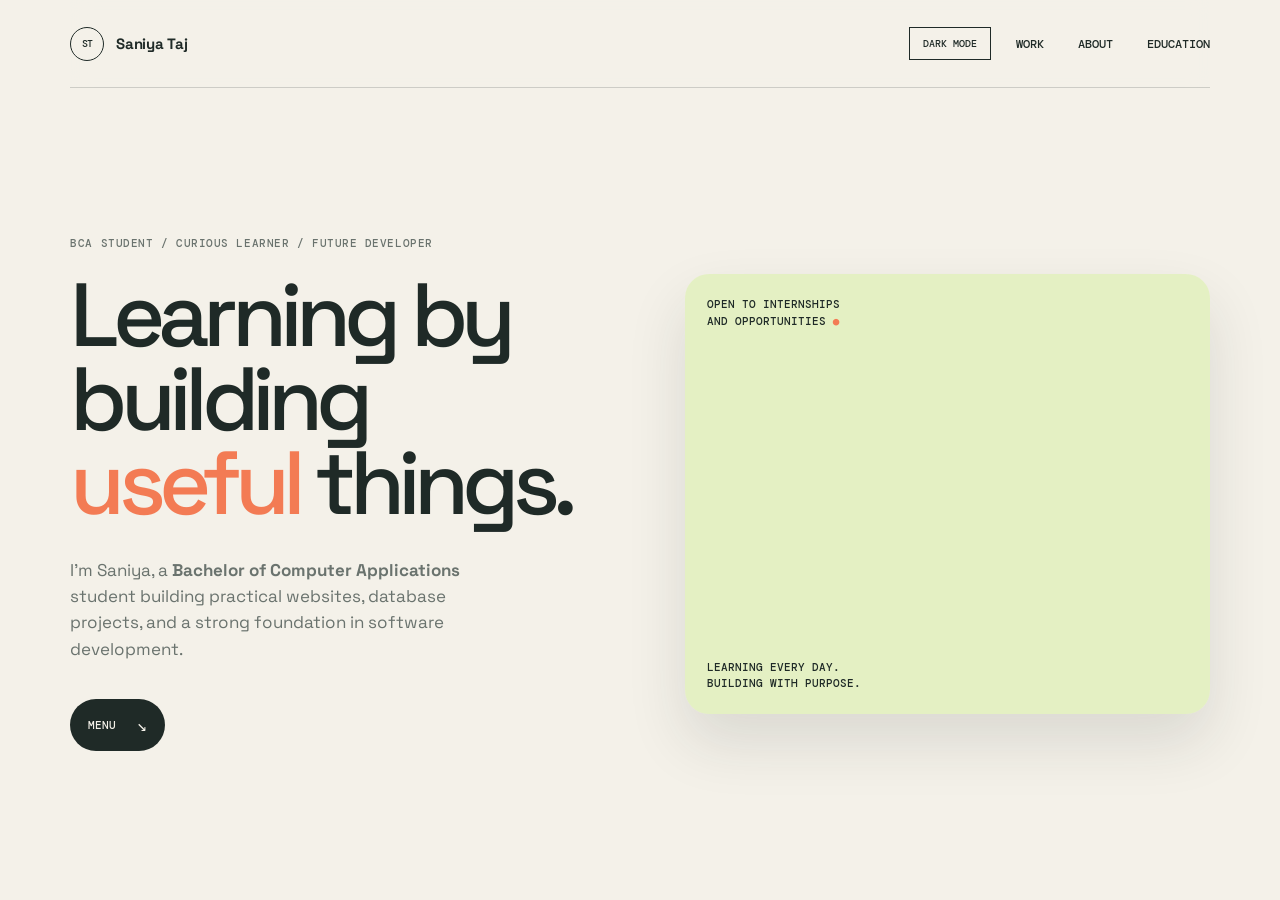
<file: index.html>
<!DOCTYPE html>
<html lang="en">
<head>
  <meta charset="UTF-8" />
  <meta name="viewport" content="width=device-width, initial-scale=1.0" />
  <meta name="description" content="Saniya Taj is a BCA student learning by building practical web applications and data projects." />
  <title>Saniya Taj | BCA Student Portfolio</title>
  <link rel="preconnect" href="https://fonts.googleapis.com" />
  <link rel="preconnect" href="https://fonts.gstatic.com" crossorigin />
  <link href="https://fonts.googleapis.com/css2?family=DM+Mono:wght@400;500&family=Space+Grotesk:wght@400;500;600;700&display=swap" rel="stylesheet" />
  <link rel="stylesheet" href="styles.css" />
</head>
<body class="home-page">
  <div class="site-shell">
    <header class="site-header">
      <a class="brand" href="#top" aria-label="Saniya Taj home"><span>ST</span><strong>Saniya Taj</strong></a>
      <button class="theme-toggle" type="button" aria-label="Switch to dark mode" aria-pressed="false">Dark mode</button>
      <nav id="site-nav" class="site-nav" aria-label="Primary navigation">
        <a href="work.html">Work</a>
        <a href="about.html">About</a>
        <a href="education.html">Education</a>
      </nav>
    </header>

    <main id="top">
      <section class="hero section-grid" aria-labelledby="hero-title">
        <div class="hero-copy">
          <p class="eyebrow">BCA student / curious learner / future developer</p>
          <h1 id="hero-title">Learning by building <em>useful</em> things.</h1>
          <p class="hero-text">I’m Saniya, a <strong>Bachelor of Computer Applications</strong> student building practical websites, database projects, and a strong foundation in software development.</p>
          <div class="hero-actions">
            <button class="button button-primary menu-toggle" type="button" aria-expanded="false" aria-controls="site-nav">Menu <span>↘</span></button>
          </div>
        </div>
        <div class="hero-visual" aria-label="Abstract image of a creative workspace" role="img">
          <div class="visual-label">Open to internships<br />and opportunities <span>●</span></div>
          <div class="visual-caption">Learning every day.<br />Building with purpose.</div>
        </div>
      </section>

    </main>

    <footer class="site-footer"><span>© 2026 Saniya Taj</span><span>Made with intent.</span><a href="#top">Back to top ↑</a></footer>
  </div>
  <script src="script.js?v=3"></script>
</body>
</html>
</file>
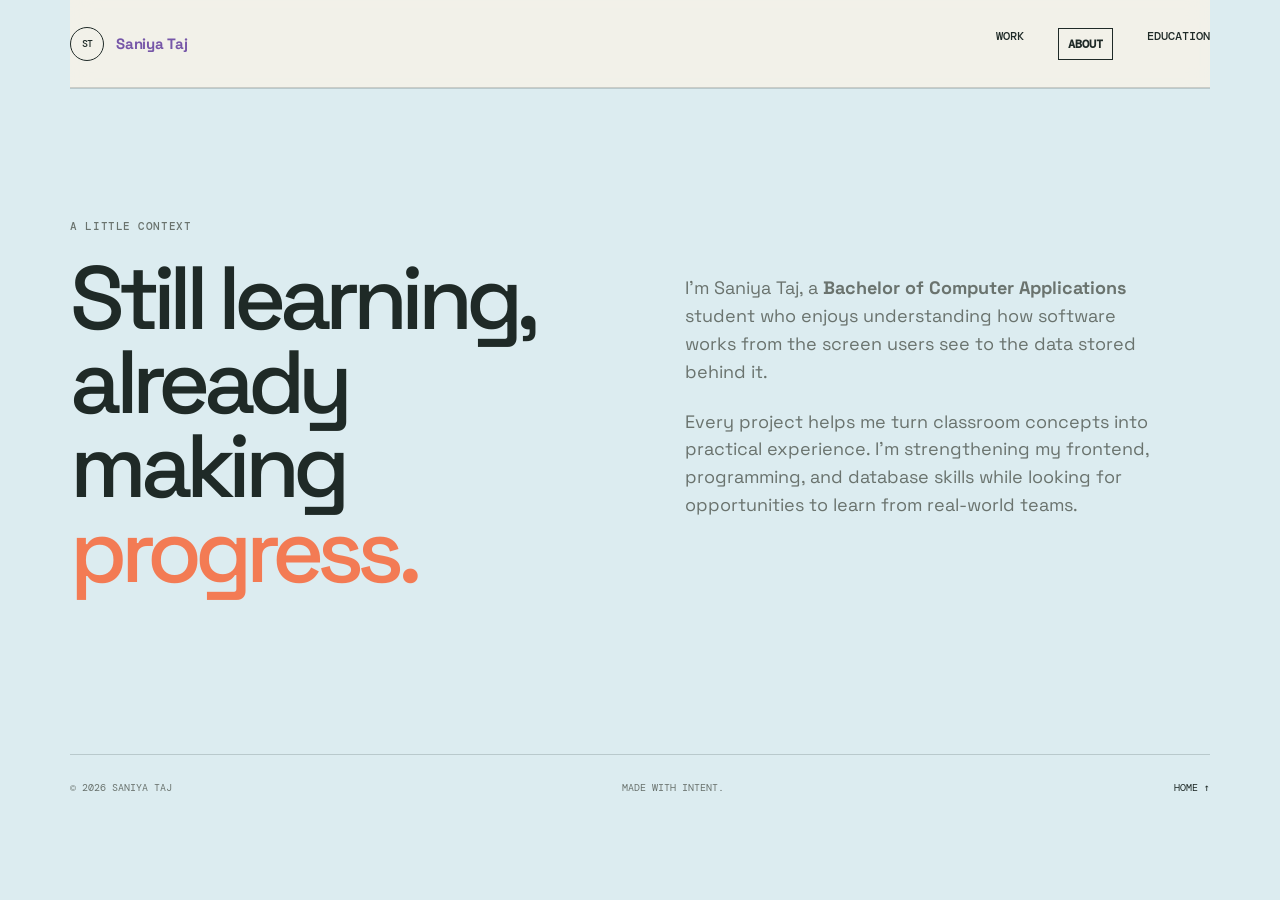
<file: about.html>
<!DOCTYPE html>
<html lang="en">
<head>
  <meta charset="UTF-8" />
  <meta name="viewport" content="width=device-width, initial-scale=1.0" />
  <meta name="description" content="Learn more about Saniya Taj, a BCA student and future developer." />
  <title>About | Saniya Taj</title>
  <link rel="preconnect" href="https://fonts.googleapis.com" /><link rel="preconnect" href="https://fonts.gstatic.com" crossorigin /><link href="https://fonts.googleapis.com/css2?family=DM+Mono:wght@400;500&family=Space+Grotesk:wght@400;500;600;700&display=swap" rel="stylesheet" /><link rel="stylesheet" href="styles.css" />
</head>
<body class="about-page"><div class="site-shell"><header class="site-header"><a class="brand" href="index.html" aria-label="Saniya Taj home"><span>ST</span><strong>Saniya Taj</strong></a><button class="menu-toggle" type="button" aria-expanded="false" aria-controls="site-nav">Menu</button><nav id="site-nav" class="site-nav" aria-label="Primary navigation"><a href="work.html">Work</a><a href="about.html">About</a><a href="education.html">Education</a></nav></header><main><section class="about-section page-section section-grid" aria-labelledby="about-title"><div class="section-heading"><p class="eyebrow">A little context</p><h1 id="about-title">Still learning,<br />already making <em>progress.</em></h1></div><div class="about-copy"><p>I’m Saniya, a Bachelor of Computer Applications student who enjoys understanding how software works from the screen users see to the data stored behind it.</p><p>Every project helps me turn classroom concepts into practical experience. I’m strengthening my frontend, programming, and database skills while looking for opportunities to learn from real-world teams.</p><a class="text-link" href="mailto:saniyatajgulzar181@gmail.com">Let’s connect <span>↗</span></a></div></section></main><footer class="site-footer"><span>© 2026 Saniya Taj</span><span>Made with intent.</span><a href="index.html">Home ↑</a></footer></div><script src="script.js"></script></body>
</html>
</file>
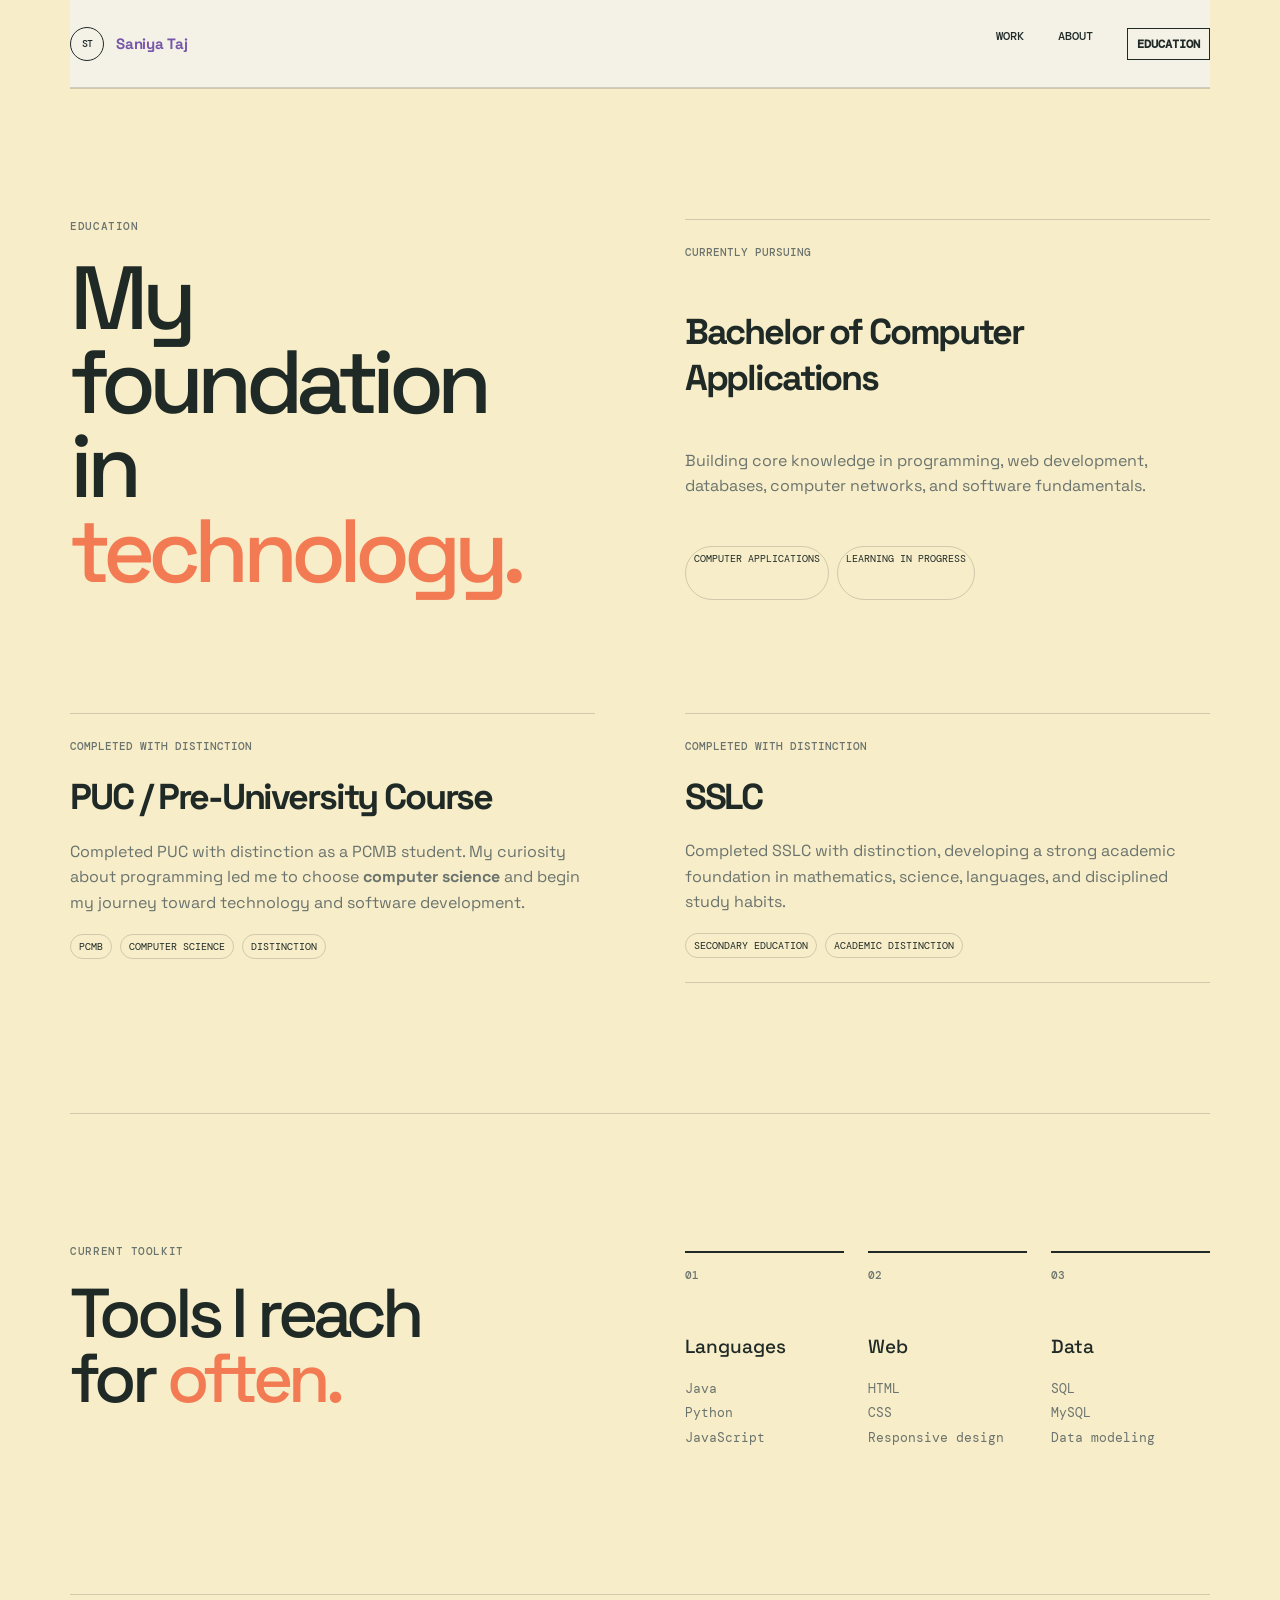
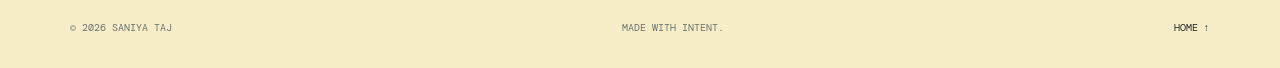
<file: education.html>
<!DOCTYPE html>
<html lang="en">
<head>
  <meta charset="UTF-8" /><meta name="viewport" content="width=device-width, initial-scale=1.0" /><meta name="description" content="Education and technical foundation of BCA student Saniya Taj." /><title>Education | Saniya Taj</title>
  <link rel="preconnect" href="https://fonts.googleapis.com" /><link rel="preconnect" href="https://fonts.gstatic.com" crossorigin /><link href="https://fonts.googleapis.com/css2?family=DM+Mono:wght@400;500&family=Space+Grotesk:wght@400;500;600;700&display=swap" rel="stylesheet" /><link rel="stylesheet" href="styles.css" />
</head>
<body class="education-page"><div class="site-shell"><header class="site-header"><a class="brand" href="index.html" aria-label="Saniya Taj home"><span>ST</span><strong>Saniya Taj</strong></a><button class="menu-toggle" type="button" aria-expanded="false" aria-controls="site-nav">Menu</button><nav id="site-nav" class="site-nav" aria-label="Primary navigation"><a href="work.html">Work</a><a href="about.html">About</a><a href="education.html">Education</a></nav></header><main><section class="education-section page-section section-grid" aria-labelledby="education-title"><div class="section-heading"><p class="eyebrow">Education</p><h1 id="education-title">My foundation<br />in <em>technology.</em></h1></div><div class="education-card"><p class="education-year">Currently pursuing</p><h3>Bachelor of Computer Applications</h3><p>Building core knowledge in programming, web development, databases, computer networks, and software fundamentals.</p><div class="tag-list"><span>Computer Applications</span><span>Learning in progress</span></div></div></section><section class="skills-section page-section" aria-labelledby="skills-title"><div class="section-heading"><p class="eyebrow">Current toolkit</p><h2 id="skills-title">Tools I reach<br />for <em>often.</em></h2></div><div class="skills-grid"><div><span class="skill-number">01</span><h3>Languages</h3><p>Java<br />Python<br />JavaScript</p></div><div><span class="skill-number">02</span><h3>Web</h3><p>HTML<br />CSS<br />Responsive design</p></div><div><span class="skill-number">03</span><h3>Data</h3><p>SQL<br />MySQL<br />Data modeling</p></div></div></section></main><footer class="site-footer"><span>© 2026 Saniya Taj</span><span>Made with intent.</span><a href="index.html">Home ↑</a></footer></div><script src="script.js"></script></body>
</html>
</file>
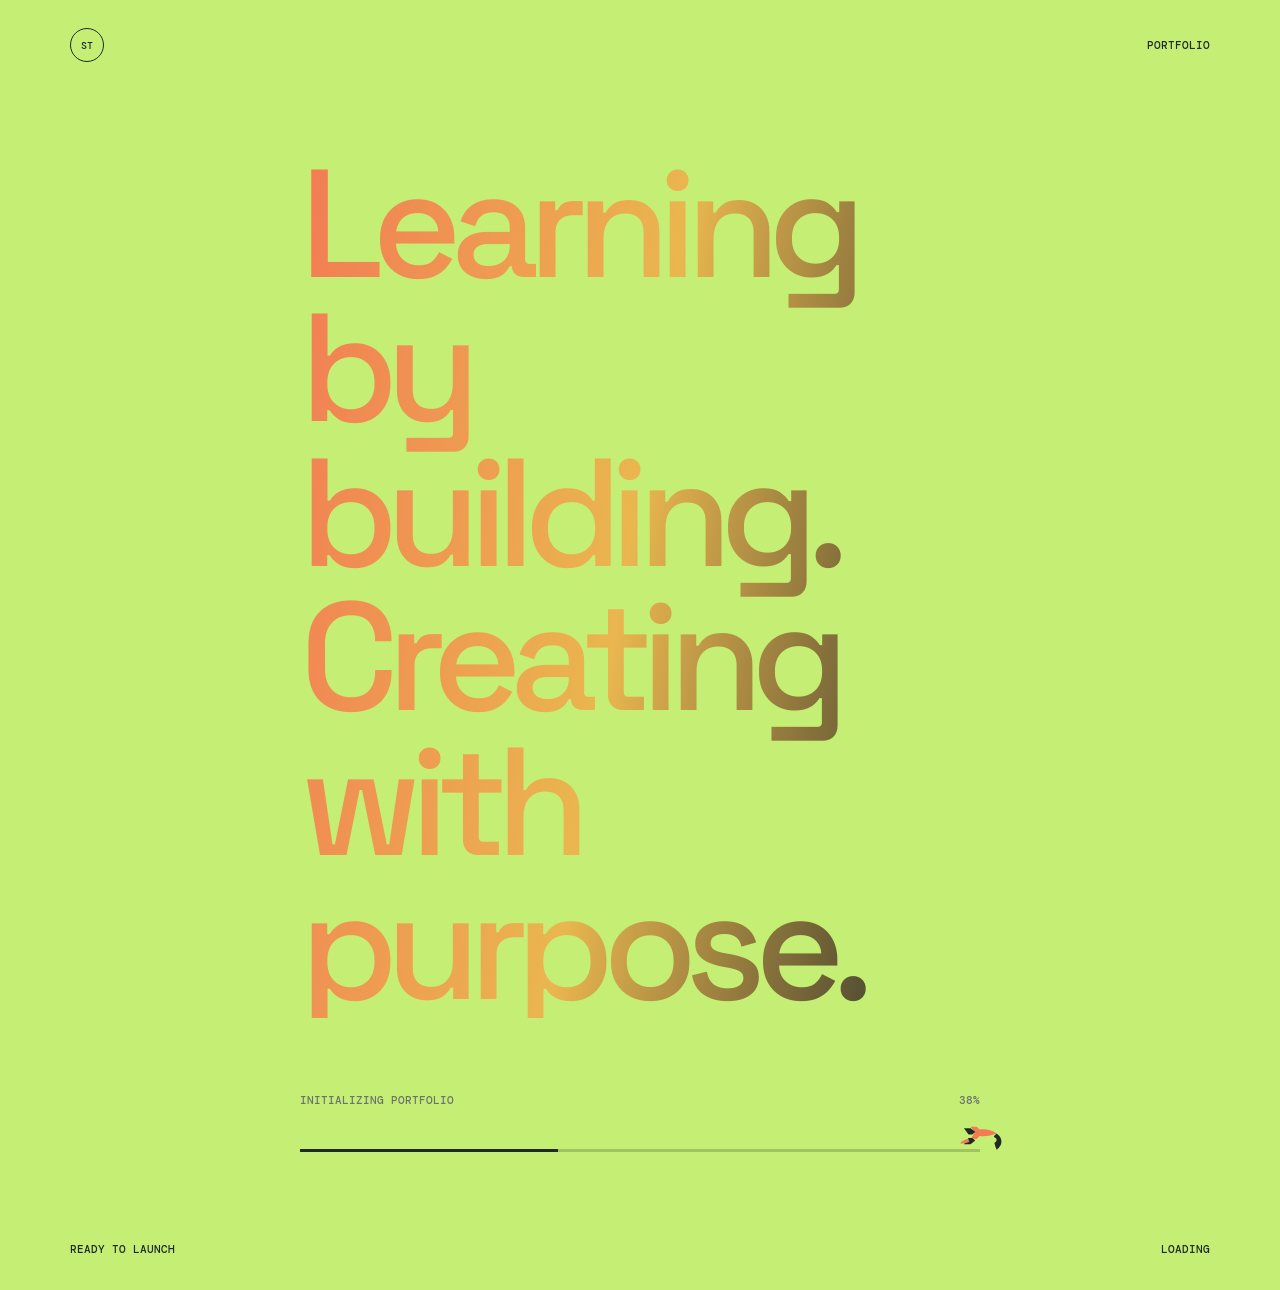
<file: loading.html>
<!DOCTYPE html>
<html lang="en">
<head>
  <meta charset="UTF-8" />
  <meta name="viewport" content="width=device-width, initial-scale=1.0" />
  <meta name="description" content="Loading screen for Saniya Taj portfolio." />
  <title>Saniya Taj | Loading</title>
  <link rel="preconnect" href="https://fonts.googleapis.com" />
  <link rel="preconnect" href="https://fonts.gstatic.com" crossorigin />
  <link href="https://fonts.googleapis.com/css2?family=DM+Mono:wght@400;500&family=Space+Grotesk:wght@400;500;600;700&display=swap" rel="stylesheet" />
  <link rel="stylesheet" href="styles.css" />
</head>
<body class="loading-page">
  <div class="loader">
    <div class="loader-top">
      <span>ST</span>
      <span>Portfolio</span>
    </div>

    <div class="loader-center">
      <h1>Learning by <em>building</em>.<br />Creating with <em>purpose</em>.</h1>

      <div class="loader-status">
        <span>Initializing portfolio</span>
        <span id="loader-percent">0%</span>
      </div>

      <div class="loader-track-wrap" aria-label="Loading progress">
        <div id="loader-rocket" class="loader-rocket" aria-hidden="true">
          <img src="rocket.svg" alt="Rocket" width="42" height="42" />
        </div>
        <div class="loader-track" aria-valuemin="0" aria-valuemax="100" aria-valuenow="0" role="progressbar" aria-label="Loading progress">
          <span id="loader-progress"></span>
        </div>
      </div>
    </div>

    <div class="loader-bottom">
      <span>Ready to launch</span>
      <span>Loading</span>
    </div>
  </div>

  <script src="loading.js"></script>
</body>
</html>
</file>
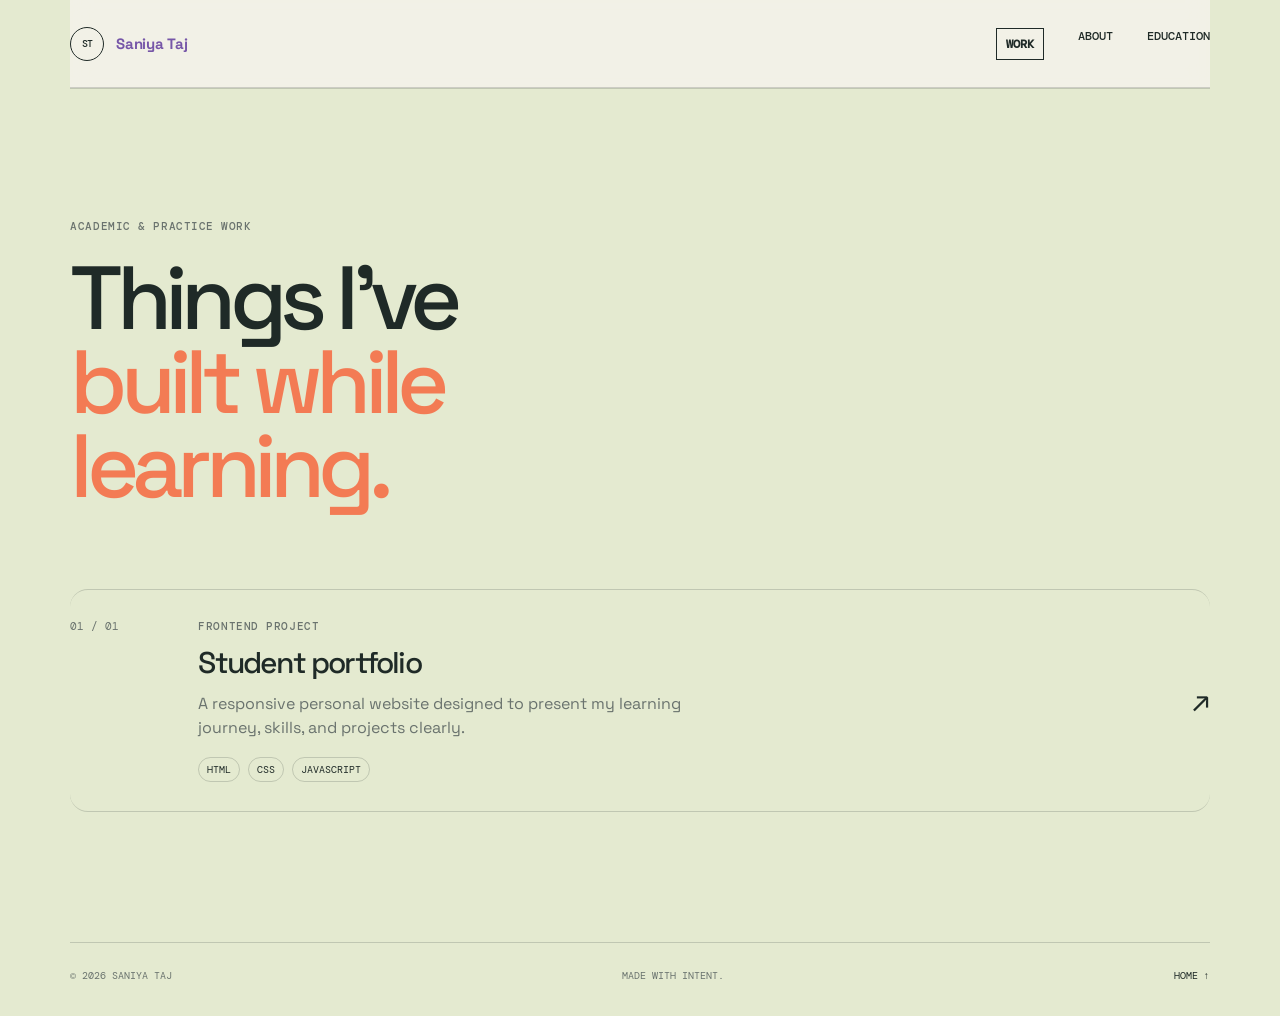
<file: work.html>
<!DOCTYPE html>
<html lang="en">
<head>
  <meta charset="UTF-8" />
  <meta name="viewport" content="width=device-width, initial-scale=1.0" />
  <meta name="description" content="Academic and practice projects by BCA student Saniya Taj." />
  <title>Work | Saniya Taj</title>
  <link rel="preconnect" href="https://fonts.googleapis.com" />
  <link rel="preconnect" href="https://fonts.gstatic.com" crossorigin />
  <link href="https://fonts.googleapis.com/css2?family=DM+Mono:wght@400;500&family=Space+Grotesk:wght@400;500;600;700&display=swap" rel="stylesheet" />
  <link rel="stylesheet" href="styles.css" />
</head>
<body class="work-page">
  <div class="site-shell">
    <header class="site-header"><a class="brand" href="index.html" aria-label="Saniya Taj home"><span>ST</span><strong>Saniya Taj</strong></a><button class="menu-toggle" type="button" aria-expanded="false" aria-controls="site-nav">Menu</button><nav id="site-nav" class="site-nav" aria-label="Primary navigation"><a href="work.html">Work</a><a href="about.html">About</a><a href="education.html">Education</a></nav></header>
    <main>
      <section class="page-section" aria-labelledby="work-title"><div class="section-heading"><p class="eyebrow">Academic & practice work</p><h1 id="work-title">Things I’ve<br /><em>built while learning.</em></h1></div><div class="project-list"><article class="project"><div class="project-index">01 / 01</div><div class="project-info"><p class="project-type">Frontend project</p><h3>Student portfolio</h3><p>A responsive personal website designed to present my learning journey, skills, and projects clearly.</p><div class="tag-list"><span>HTML</span><span>CSS</span><span>JavaScript</span></div></div><a class="project-arrow" href="mailto:saniyatajgulzar181@gmail.com" aria-label="Email about the student portfolio project">↗</a></article></div></section>
    </main>
    <footer class="site-footer"><span>© 2026 Saniya Taj</span><span>Made with intent.</span><a href="index.html">Home ↑</a></footer>
  </div>
  <script src="script.js?v=3"></script>
</body>
</html>
</file>
<file: styles.css>
:root {
  --ink: #1f2a27;
  --muted: #6a736e;
  --paper: #f4f1e9;
  --lime: #c5ef74;
  --orange: #f37b54;
  --line: rgba(31, 42, 39, .18);
  --mono: "DM Mono", monospace;
  --sans: "Space Grotesk", sans-serif;
}
[data-theme="dark"] { --ink: #f4f1e9; --muted: #aeb8b0; --paper: #1f2a27; --line: rgba(244, 241, 233, .2); --lime: #b5df64; }
* { box-sizing: border-box; }
html { scroll-behavior: smooth; }
body { margin: 0; background: var(--paper); color: var(--ink); font-family: var(--sans); }
a { color: inherit; text-decoration: none; }
img { max-width: 100%; display: block; }
.work-page { background: #e4ead0; }
.about-page { background: #dcecf0; }
.education-page { background: #f7edc8; }
.contact-page { background: #d9eddc; }
body:has(.about-section) { background: #dcecf0; }
body:has(.education-section) { background: #f7edc8; }
body:has(.contact-section) { background: #d9eddc; }
body:has(.project-list) { background: #e4ead0; }
.home-page { height: 100vh; overflow: hidden; }
.home-page .site-footer { display: none; }
.work-page .brand strong,
body:has(.about-section) .brand strong,
body:has(.education-section) .brand strong,
body:has(.contact-section) .brand strong { color: #7656a8; }
.home-page .hero { min-height: calc(100vh - 89px); padding: 60px 0; }
.loading-page { min-height: 100vh; background: var(--lime); }
.loader { display: flex; flex-direction: column; justify-content: space-between; min-height: 100vh; padding: 28px 5.5vw 34px; }
.loader-top, .loader-bottom, .loader-status { display: flex; align-items: center; justify-content: space-between; font: 500 11px var(--mono); text-transform: uppercase; }
.loader-top span:first-child { display: grid; place-items: center; width: 34px; height: 34px; border: 1px solid var(--ink); border-radius: 50%; font-size: 10px; }
.loader-center { width: min(680px, 100%); margin: auto; padding: 90px 0; }
.loader-center h1 { margin-bottom: 75px; color: transparent; background: linear-gradient(100deg, var(--orange), #eab64f 48%, var(--ink)); -webkit-background-clip: text; background-clip: text; font-size: clamp(70px, 12vw, 160px); }
.loader-center h1 em { color: inherit; }
.loader-status { margin-bottom: 12px; color: var(--muted); }
.loader-track-wrap { position: relative; padding-top: 30px; }
.loader-rocket { position: absolute; z-index: 1; top: 0; left: 0; width: 42px; height: 42px; transform: translateX(-50%) rotate(45deg); animation: rocket-flight var(--rocket-duration) linear forwards; }
@keyframes rocket-flight { from { left: 0%; } to { left: 100%; } }
.loader-track { height: 3px; background: rgba(31, 42, 39, .22); }
.loader-track span { display: block; width: 0; height: 100%; background: var(--ink); transition: width .08s linear; }
@media (max-width: 700px) { .loader { padding: 22px; }.loader-center { padding: 60px 0; }.loader-center h1 { margin-bottom: 58px; } }
@media (prefers-reduced-motion: reduce) { html { scroll-behavior: auto; }.loader-track span, .loader-rocket { transition: none; animation: none; } }
.site-shell { max-width: 1440px; margin: auto; padding: 0 5.5vw; overflow: hidden; }
.site-header { position: sticky; top: 0; z-index: 10; display: flex; align-items: center; justify-content: space-between; min-height: 88px; border-bottom: 1px solid var(--line); background: rgba(244, 241, 233, 0.92); backdrop-filter: blur(10px); }
.brand { display: flex; align-items: center; gap: 12px; font-size: 15px; letter-spacing: -.02em; }
.brand span { display: grid; place-items: center; width: 34px; height: 34px; border: 1px solid var(--ink); border-radius: 50%; font: 500 10px var(--mono); }
.site-nav { display: flex; gap: 34px; font: 500 12px var(--mono); text-transform: uppercase; }
.site-nav a, .text-link, .contact-email, .site-footer a { transition: color .2s ease; }
.site-nav a:hover, .text-link:hover, .site-footer a:hover { color: var(--orange); }
.site-nav a.active-page { border: 1px solid currentColor; padding: 7px 9px; font-weight: 700; }
.menu-toggle { display: none; border: 1px solid var(--ink); background: transparent; padding: 9px 13px; font: 500 11px var(--mono); text-transform: uppercase; cursor: pointer; }
.theme-toggle { margin-left: auto; margin-right: 25px; border: 1px solid var(--ink); background: transparent; color: var(--ink); padding: 9px 13px; cursor: pointer; font: 500 10px var(--mono); text-transform: uppercase; transition: background .2s ease, color .2s ease; }
.theme-toggle:hover { background: var(--ink); color: var(--paper); }
.section-grid { display: grid; grid-template-columns: 1fr 1fr; gap: 7vw; }
.section-heading { max-width: 680px; }
.hero { min-height: 620px; padding: 100px 0 110px; align-items: center; }
.eyebrow, .project-type, .skill-number { margin: 0 0 23px; color: var(--muted); font: 500 11px var(--mono); letter-spacing: .05em; text-transform: uppercase; }
h1, h2, h3, p { margin-top: 0; }
h1, h2 { letter-spacing: -.075em; font-weight: 500; line-height: .94; }
h1 { max-width: 680px; margin-bottom: 31px; font-size: clamp(52px, 7vw, 101px); }
h2 { margin-bottom: 0; font-size: clamp(44px, 5.4vw, 78px); }
em { color: var(--orange); font-style: normal; }
.hero-text { max-width: 430px; margin-bottom: 37px; color: var(--muted); font-size: 17px; line-height: 1.55; }
.hero-actions { display: flex; align-items: center; gap: 30px; }
.button { display: inline-flex; align-items: center; gap: 20px; padding: 15px 18px; font: 500 11px var(--mono); text-transform: uppercase; }
.button-primary { border: 0; border-radius: 999px; cursor: pointer; background: var(--ink); color: var(--paper); transition: background .2s ease, transform .2s ease; }
.button-primary:hover { background: var(--orange); transform: translateY(-3px); }
.button span, .text-link span, .contact-email span { font-size: 17px; }
.text-link { border-bottom: 1px solid currentColor; padding-bottom: 4px; font: 500 11px var(--mono); text-transform: uppercase; }
.hero-visual { position: relative; min-height: 440px; border-radius: 24px; overflow: hidden; background: url("https://images.unsplash.com/photo-1498050108023-c5249f4df085?auto=format&fit=crop&w=1200&q=85") center / cover; isolation: isolate; box-shadow: 0 28px 60px rgba(31, 42, 39, .12); }
.hero-visual::after { position: absolute; inset: 0; z-index: -1; background: rgba(197, 239, 116, .32); content: ""; mix-blend-mode: screen; }
.visual-label, .visual-caption, .visual-number { position: absolute; font: 500 11px var(--mono); text-transform: uppercase; }
.visual-label { top: 22px; left: 22px; line-height: 1.6; }.visual-label span { color: var(--orange); }.visual-number { top: 20px; right: 22px; font-size: 26px; }.visual-caption { bottom: 22px; left: 22px; line-height: 1.5; }
.hero-visual .visual-number { display: none; }
.page-section { padding: 130px 0; border-top: 1px solid var(--line); }
.project-list { margin-top: 80px; }
.project { display: grid; grid-template-columns: 100px 1fr 60px; gap: 28px; padding: 29px 0; border-top: 1px solid var(--line); transition: padding .25s ease, background .25s ease; border-radius: 18px; }
.project:last-child { border-bottom: 1px solid var(--line); }
.project:hover { padding-left: 18px; background: var(--lime); }
.project-index { color: var(--muted); font: 11px var(--mono); }
.project-type { margin-bottom: 10px; }
.project h3 { margin-bottom: 10px; font-size: 30px; font-weight: 500; letter-spacing: -.06em; }
.project p:not(.project-type) { max-width: 500px; margin-bottom: 17px; color: var(--muted); line-height: 1.5; }
.tag-list { display: flex; flex-wrap: wrap; gap: 8px; }
.tag-list span { padding: 5px 8px; border: 1px solid var(--line); border-radius: 999px; font: 10px var(--mono); text-transform: uppercase; }
.project-arrow { align-self: center; justify-self: end; font-size: 30px; transition: transform .2s ease; }
.project:hover .project-arrow { transform: translate(4px, -4px); }
.about-copy { max-width: 475px; padding-top: 55px; }
.about-copy p { margin-bottom: 22px; color: var(--muted); font-size: 18px; line-height: 1.55; }
.about-copy .text-link { display: inline-block; margin-top: 22px; }
.education-card { display: grid; gap: 18px; padding: 24px 0; border-top: 1px solid var(--line); }
.education-card:last-child { border-bottom: 1px solid var(--line); }
.education-year { margin: 0; color: var(--muted); font: 500 11px var(--mono); text-transform: uppercase; }
.education-card h3 { margin: 0; font-size: clamp(24px, 3vw, 36px); letter-spacing: -.06em; }
.education-card p { margin: 0; color: var(--muted); line-height: 1.6; }
.skills-section { display: grid; grid-template-columns: 1fr 1fr; gap: 7vw; }
.skills-grid { display: grid; grid-template-columns: repeat(3, 1fr); gap: 24px; padding-top: 7px; }
.skills-grid > div { border-top: 2px solid var(--ink); padding-top: 15px; }
.skill-number { display: block; margin-bottom: 52px; }
.skills-grid h3 { margin-bottom: 18px; font-size: 19px; font-weight: 500; }
.skills-grid p { color: var(--muted); font: 13px/1.9 var(--mono); }
.contact-section { padding: 145px 0 160px; }
.contact-section h2 { margin-bottom: 54px; }
.contact-email { display: inline-flex; align-items: center; gap: 25px; border-bottom: 2px solid var(--ink); padding-bottom: 9px; font-size: clamp(23px, 3vw, 42px); letter-spacing: -.06em; }
.contact-email:hover { color: var(--orange); border-color: var(--orange); }
.site-footer { display: flex; justify-content: space-between; padding: 26px 0 34px; border-top: 1px solid var(--line); color: var(--muted); font: 10px var(--mono); text-transform: uppercase; }
.site-footer a { color: var(--ink); }
@media (max-width: 700px) { .site-shell { padding: 0 22px; }.site-header { min-height: 72px; }.theme-toggle { margin-right: 0; padding: 9px 8px; font-size: 9px; }.site-nav { display: none; position: absolute; z-index: 2; top: 72px; right: 22px; left: 22px; flex-direction: column; gap: 0; background: var(--lime); padding: 8px 18px; border: 1px solid var(--ink); }.site-nav.is-open { display: flex; }.site-nav a { padding: 14px 0; border-bottom: 1px solid var(--line); }.site-nav a:last-child { border: 0; }.hero, .section-grid, .skills-section { display: block; }.hero { padding: 68px 0 72px; }.home-page .hero { min-height: calc(100vh - 73px); padding: 48px 0; }.home-page .hero-visual { display: none; }.home-page .hero-text { max-width: 350px; font-size: 16px; }.hero-visual { min-height: 340px; margin-top: 64px; }.page-section { padding: 80px 0; }.project-list { margin-top: 52px; }.project { grid-template-columns: 55px 1fr 26px; gap: 12px; }.project:hover { padding-left: 8px; }.project h3 { font-size: 26px; }.project-arrow { font-size: 24px; }.about-copy { padding-top: 42px; }.skills-grid { margin-top: 48px; gap: 12px; }.skill-number { margin-bottom: 28px; }.skills-grid h3 { font-size: 16px; }.skills-grid p { font-size: 11px; }.contact-section { padding: 90px 0 110px; }.site-footer { gap: 18px; flex-wrap: wrap; }.site-footer span:nth-child(2) { display: none; } }
</file>
